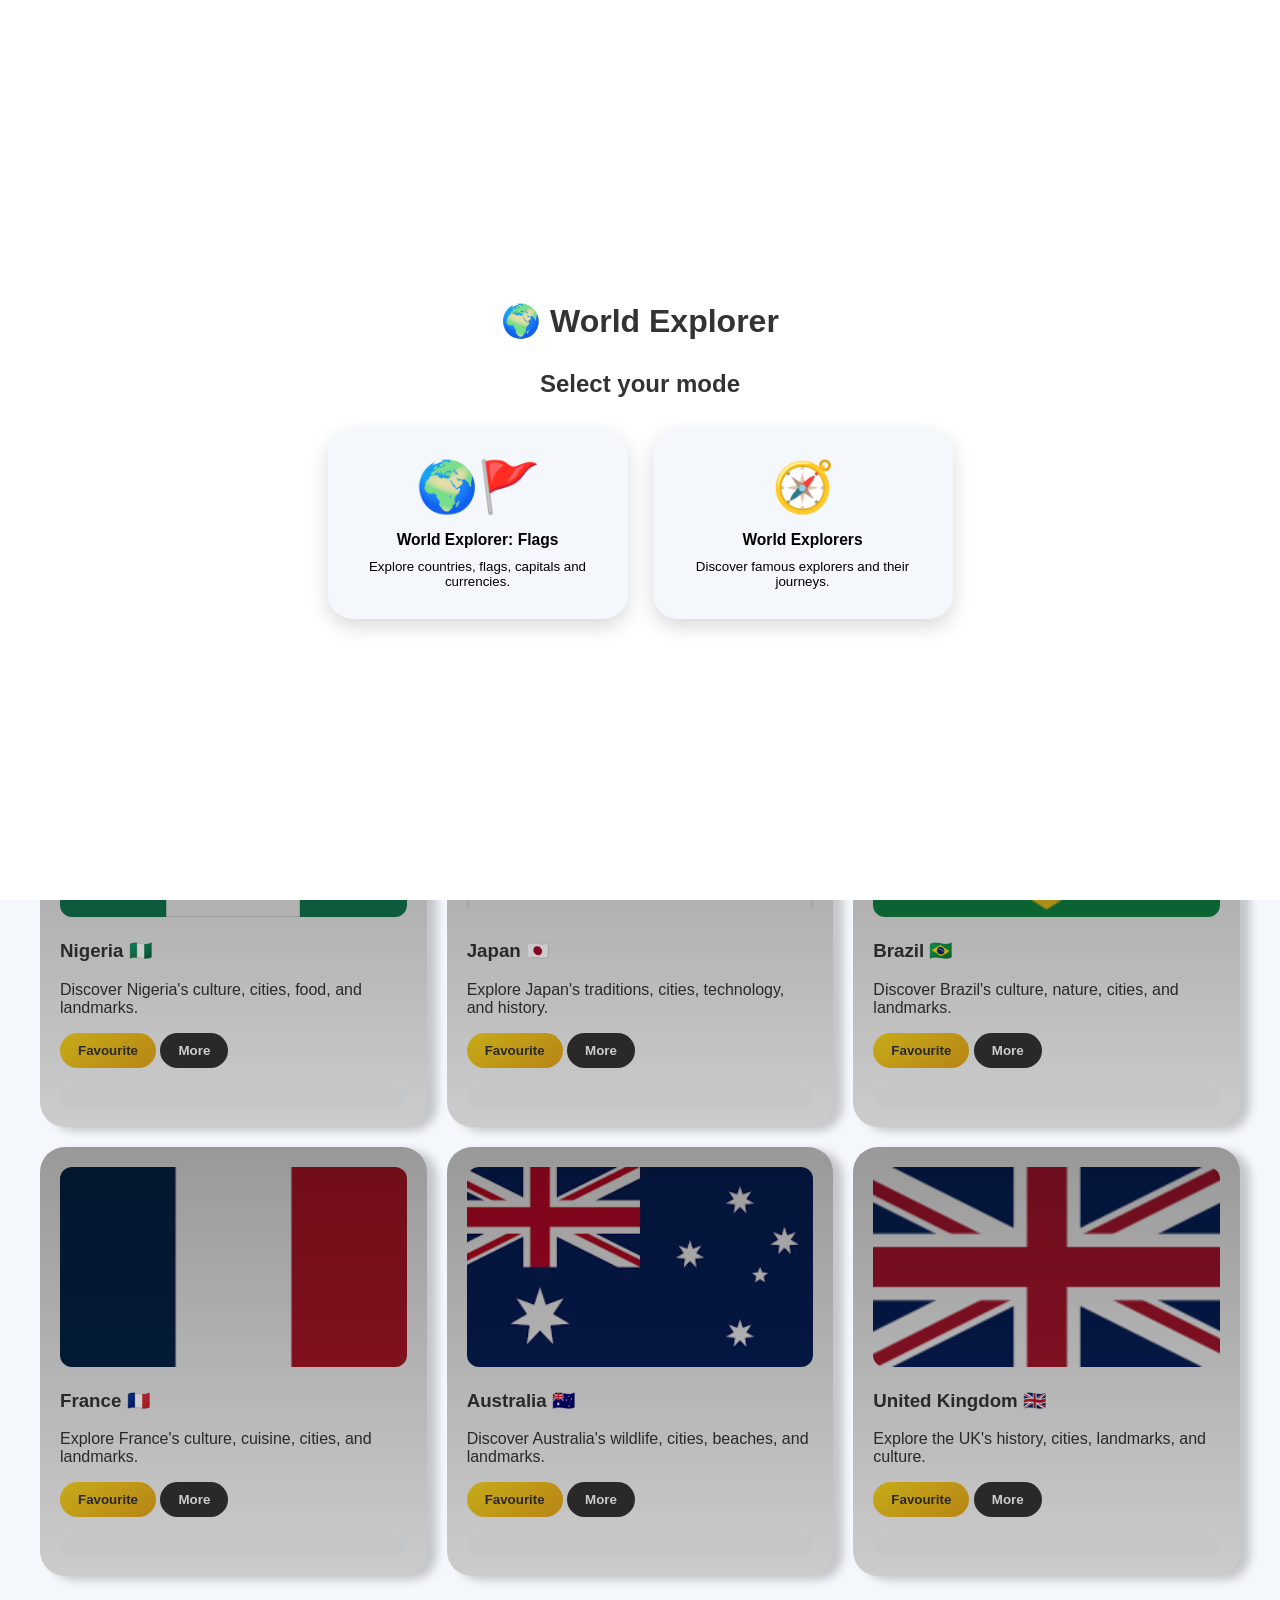
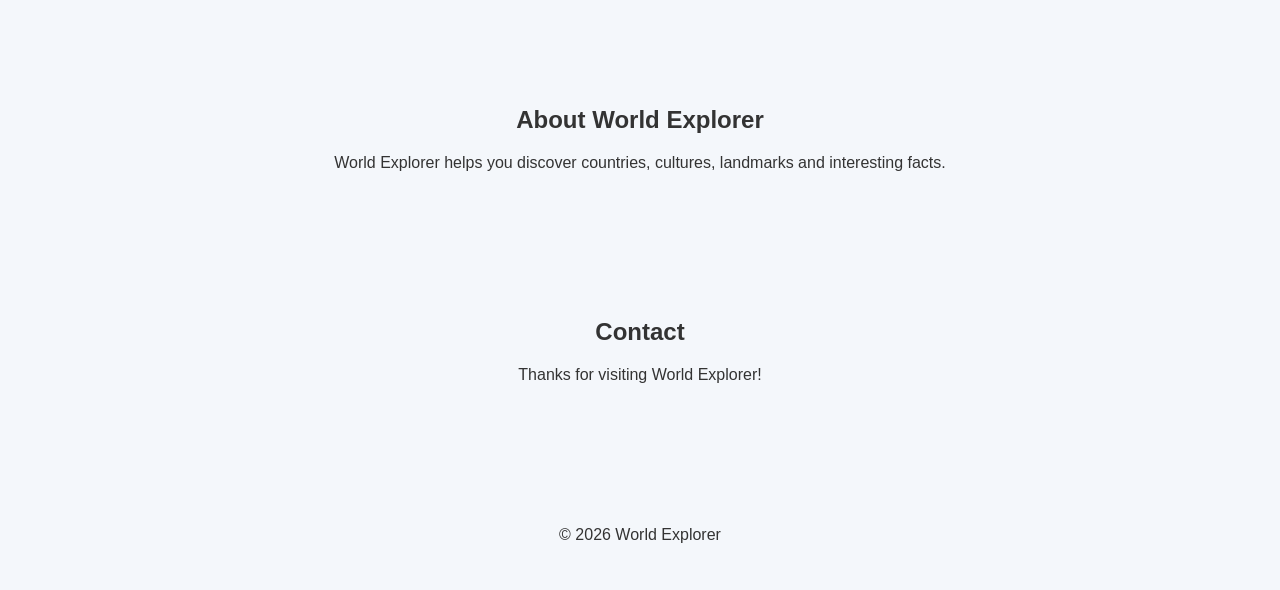
<file: index.html>
<!DOCTYPE html>
<html lang="en">

<head>
    <meta charset="UTF-8">
    <meta name="viewport" content="width=device-width, initial-scale=1.0">

    <link rel="icon" type="image/png" href="Images/World explorer favicon.png">
    <link rel="stylesheet" href="style.css">
    <script src="script.js" defer></script>

    <title>World Explorer</title>
</head>

<body>

    <div id="modeScreen">

    <h1>🌍 World Explorer</h1>

    <h2>Select your mode</h2>

    <div class="mode-options">

        <button class="mode-card" id="flagsMode">
            <span>🌍🚩</span>
            <h3>World Explorer: Flags</h3>
            <p>Explore countries, flags, capitals and currencies.</p>
        </button>

        <button class="mode-card" id="explorersMode">
            <span>🧭</span>
            <h3>World Explorers</h3>
            <p>Discover famous explorers and their journeys.</p>
        </button>

    </div>

</div>

    <nav>
        <h2>🌍 World Explorer</h2>

        <div class="nav-links">
            <a href="#">Home</a>
            <a href="#countries">Countries</a>
            <a href="#about">About</a>
            <a href="#contact">Contact</a>
        </div>
    </nav>

    <button id="themeButton">☀️ Light Mode</button>

    <header class="hero">

        <h1>Discover the World</h1>

        <p>
            Explore countries, cultures, landmarks and more.
        </p>

        <a href="#countries" class="btn">
            Explore Countries
        </a>

    </header>

    <main>

        <section class="countries" id="countries">

            <h2>Explore Countries</h2>

            <div class="search-controls">

                <input
                    type="text"
                    id="countrySearch"
                    placeholder="Search for a country..."
                >

                <button id="clearSearch">
                    Clear
                </button>

            </div>

            <p id="noResults"></p>

            <div class="country-container">

                <!-- NIGERIA -->

                <article class="country-card">

                    <img src="Images/Nigeria.png" alt="Nigeria">

                    <h3>Nigeria 🇳🇬</h3>

                    <p>
                        Discover Nigeria's culture, cities, food, and landmarks.
                    </p>

                    <button
                        onclick="favouriteCountry('Nigeria')"
                        class="favourite-btn"
                    >
                        <span class="star">⭐</span>
                        <span class="fav-text">Favourite</span>
                    </button>

                    <button
                        onclick="showNigeria()"
                        class="more-btn"
                    >
                        More
                    </button>

                    <div
                        class="country-details"
                        id="nigeriaDetails"
                    ></div>

                </article>


                <!-- JAPAN -->

                <article class="country-card">

                    <img src="Images/japan.jfif" alt="Japan">

                    <h3>Japan 🇯🇵</h3>

                    <p>
                        Explore Japan's traditions, cities, technology, and history.
                    </p>

                    <button
                        onclick="favouriteCountry('Japan')"
                        class="favourite-btn"
                    >
                        <span class="star">⭐</span>
                        <span class="fav-text">Favourite</span>
                    </button>

                    <button
                        onclick="showJapan()"
                        class="more-btn"
                    >
                        More
                    </button>

                    <div
                        class="country-details"
                        id="japanDetails"
                    ></div>

                </article>


                <!-- BRAZIL -->

                <article class="country-card">

                    <img src="Images/brazil.png" alt="Brazil">

                    <h3>Brazil 🇧🇷</h3>

                    <p>
                        Discover Brazil's culture, nature, cities, and landmarks.
                    </p>

                    <button
                        onclick="favouriteCountry('Brazil')"
                        class="favourite-btn"
                    >
                        <span class="star">⭐</span>
                        <span class="fav-text">Favourite</span>
                    </button>

                    <button
                        onclick="showBrazil()"
                        class="more-btn"
                    >
                        More
                    </button>

                    <div
                        class="country-details"
                        id="brazilDetails"
                    ></div>

                </article>


                <!-- FRANCE -->

                <article class="country-card">

                    <img src="Images/France.png" alt="France">

                    <h3>France 🇫🇷</h3>

                    <p>
                        Explore France's culture, cuisine, cities, and landmarks.
                    </p>

                    <button
                        onclick="favouriteCountry('France')"
                        class="favourite-btn"
                    >
                        <span class="star">⭐</span>
                        <span class="fav-text">Favourite</span>
                    </button>

                    <button
                        onclick="showFrance()"
                        class="more-btn"
                    >
                        More
                    </button>

                    <div
                        class="country-details"
                        id="franceDetails"
                    ></div>

                </article>


                <!-- AUSTRALIA -->

                <article class="country-card">

                    <img
                        src="Images/Austraillia.png"
                        alt="Australia"
                    >

                    <h3>Australia 🇦🇺</h3>

                    <p>
                        Discover Australia's wildlife, cities, beaches, and landmarks.
                    </p>

                    <button
                        onclick="favouriteCountry('Australia')"
                        class="favourite-btn"
                    >
                        <span class="star">⭐</span>
                        <span class="fav-text">Favourite</span>
                    </button>

                    <button
                        onclick="showAustralia()"
                        class="more-btn"
                    >
                        More
                    </button>

                    <div
                        class="country-details"
                        id="australiaDetails"
                    ></div>

                </article>


                <!-- UNITED KINGDOM -->

                <article class="country-card">

                    <img
                        src="Images/UnitedKingdom.png"
                        alt="United Kingdom"
                    >

                    <h3>United Kingdom 🇬🇧</h3>

                    <p>
                        Explore the UK's history, cities, landmarks, and culture.
                    </p>

                    <button
                        onclick="favouriteCountry('United Kingdom')"
                        class="favourite-btn"
                    >
                        <span class="star">⭐</span>
                        <span class="fav-text">Favourite</span>
                    </button>

                    <button
                        onclick="showUnitedKingdom()"
                        class="more-btn"
                    >
                        More
                    </button>

                    <div
                        class="country-details"
                        id="unitedKingdomDetails"
                    ></div>

                </article>

            </div>

        </section>

        <section id="about" class="info-section">

            <h2>About World Explorer</h2>

            <p>
                World Explorer helps you discover countries,
                cultures, landmarks and interesting facts.
            </p>

        </section>


        <section id="contact" class="info-section">

            <h2>Contact</h2>

            <p>
                Thanks for visiting World Explorer!
            </p>

        </section>

    </main>


    <footer>
        <p>© 2026 World Explorer</p>
    </footer>

</body>

</html>
</file>
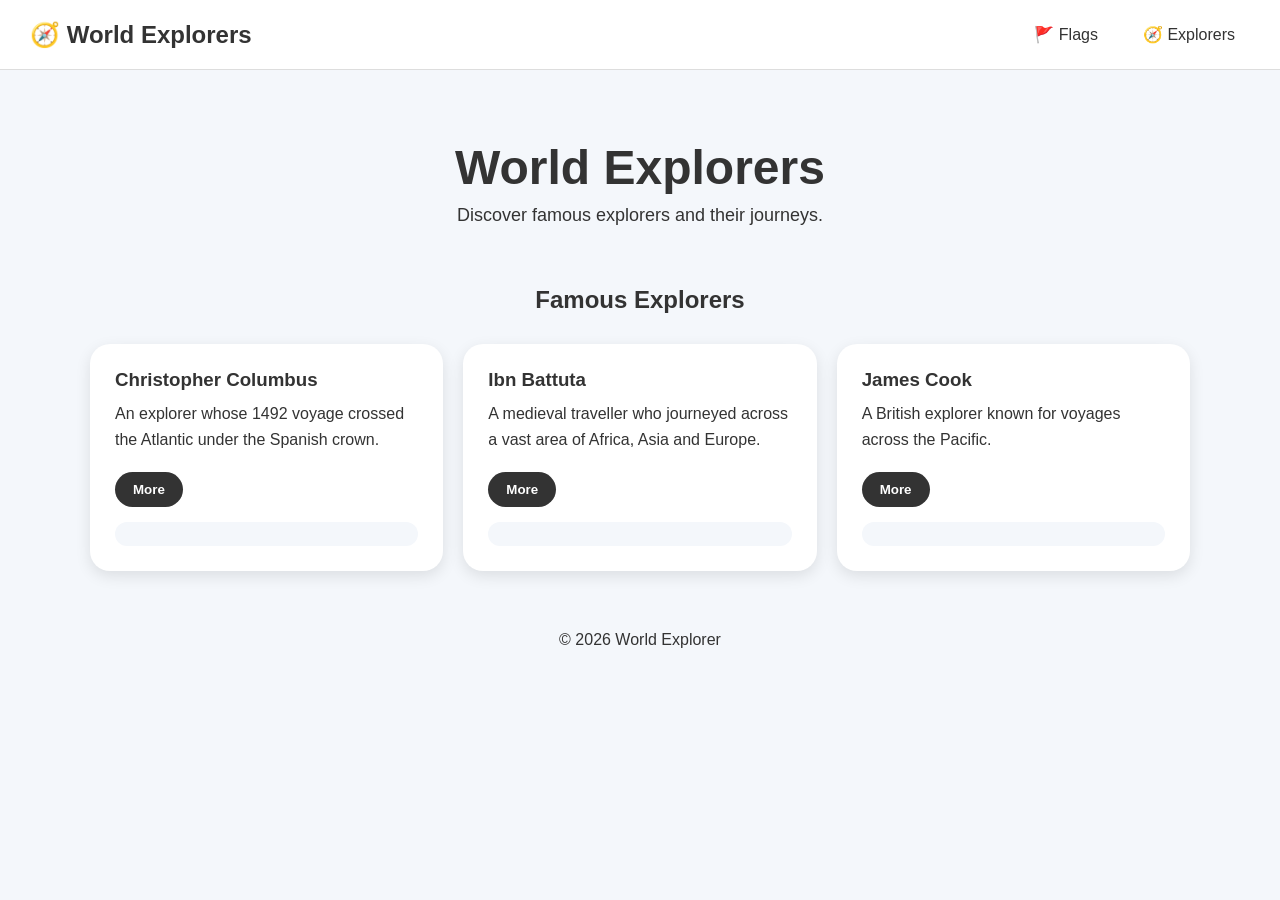
<file: explorers.html>
<!DOCTYPE html>
<html lang="en">

<head>

    <meta charset="UTF-8">

    <meta
        name="viewport"
        content="width=device-width, initial-scale=1.0"
    >

    <title>World Explorers</title>

    <link
        rel="stylesheet"
        href="explorers.css"
    >

    <script
        src="explorers.js"
        defer
    ></script>

</head>

<body>

    <nav>

        <h2>🧭 World Explorers</h2>

        <div class="nav-links">

            <a href="index.html">
                🚩 Flags
            </a>

            <a href="#">
                🧭 Explorers
            </a>

        </div>

    </nav>


    <header class="hero">

        <h1>World Explorers</h1>

        <p>
            Discover famous explorers and their journeys.
        </p>

    </header>


    <main>

        <section class="explorers">

            <h2>Famous Explorers</h2>

            <div class="explorer-container">

                <div class="explorer-card">

                    <h3>Christopher Columbus</h3>

                    <p>
                        An explorer whose 1492 voyage crossed
                        the Atlantic under the Spanish crown.
                    </p>

                    <button class="more-btn">
                        More
                    </button>

                    <div class="explorer-details"></div>

                </div>


                <div class="explorer-card">

                    <h3>Ibn Battuta</h3>

                    <p>
                        A medieval traveller who journeyed
                        across a vast area of Africa, Asia and Europe.
                    </p>

                    <button class="more-btn">
                        More
                    </button>

                    <div class="explorer-details"></div>

                </div>


                <div class="explorer-card">

                    <h3>James Cook</h3>

                    <p>
                        A British explorer known for voyages
                        across the Pacific.
                    </p>

                    <button class="more-btn">
                        More
                    </button>

                    <div class="explorer-details"></div>

                </div>

            </div>

        </section>

    </main>


    <footer>

        <p>
            © 2026 World Explorer
        </p>

    </footer>

</body>

</html>
</file>
<file: style.css>
:root {
    --text: #333;
    --white: #fff;
    --radius: 25px;
}

html {
    scroll-behavior: smooth;
}

* {
    box-sizing: border-box;
}

body {
    margin: 0;
    font-family: Arial, sans-serif;
    background: #f4f7fb;
    color: var(--text);
    transition: background 0.2s, color 0.2s;
}


/* ====================
   NAVIGATION
   ==================== */

nav {
    display: flex;
    align-items: center;
    gap: 20px;
    position: sticky;
    top: 0;
    z-index: 10;

    padding: 10px 20px;

    background: white;
    border-bottom: 1px solid #ddd;
}

nav h2 {
    margin: 0;
    flex: 1;
}

.nav-links {
    display: flex;
    gap: 10px;
    align-items: center;
}

.nav-links a {
    display: block;
    padding: 10px 18px;

    border-radius: 999px;

    text-decoration: none;
    color: #333;
    background: white;

    transition: 0.2s;
}

.nav-links a:hover {
    transform: translateY(-2px);
    box-shadow: 0 4px 10px rgba(0, 0, 0, 0.15);
}


/* ====================
   HERO
   ==================== */

.hero {
    text-align: center;
    padding: 80px 20px;
}

.hero h1 {
    font-size: 3.5rem;
    margin-bottom: 15px;
}

.hero p {
    font-size: 18px;
    margin-bottom: 25px;
}

.btn {
    display: inline-block;

    padding: 12px 24px;

    border-radius: 999px;

    text-decoration: none;
    color: white;

    background: linear-gradient(
        145deg,
        #ff3b3b,
        #c90000
    );

    font-weight: bold;

    transition: 0.2s;
}

.btn:hover {
    transform: translateY(-2px);

    box-shadow:
        0 5px 12px rgba(0, 0, 0, 0.2);
}


/* ====================
   COUNTRIES
   ==================== */

.countries {
    padding: 30px 20px;
}

.countries > h2 {
    text-align: center;
    margin-bottom: 25px;
}


/* ====================
   SEARCH
   ==================== */

.search-controls {
    display: flex;
    justify-content: center;
    align-items: center;
    gap: 10px;

    margin-bottom: 10px;
}

#countrySearch {
    width: 300px;

    padding: 12px 18px;

    border: none;
    border-radius: 999px;

    outline: none;

    font-size: 16px;

    background: white;

    box-shadow:
        0 3px 10px rgba(0, 0, 0, 0.1);

    transition: 0.2s;
}

#countrySearch:focus {
    box-shadow:
        0 4px 14px rgba(0, 0, 0, 0.18);
}

#clearSearch {
    padding: 11px 18px;

    border: none;
    border-radius: 999px;

    background: #333;
    color: white;

    font-weight: bold;
    cursor: pointer;

    transition: 0.2s;
}

#clearSearch:hover {
    transform: translateY(-2px);

    box-shadow:
        0 4px 10px rgba(0, 0, 0, 0.15);
}

#clearSearch:active {
    transform: translateY(1px);
}

#noResults {
    text-align: center;
    min-height: 24px;
    font-weight: bold;
}


/* ====================
   COUNTRY GRID
   ==================== */

.country-container {
    display: grid;
    grid-template-columns: repeat(3, 1fr);

    gap: 20px;

    max-width: 1200px;
    margin: 0 auto;
}


/* ====================
   COUNTRY CARDS
   ==================== */

.country-card {
    position: relative;

    background: var(--white);

    padding: 20px;

    border-radius: var(--radius);

    box-shadow:
        10px 4px 10px rgba(0, 0, 0, 0.2);

    transition: 0.3s;

    filter:
        brightness(80%)
        grayscale(15%);

    overflow: hidden;
}

.country-card:hover {
    transform:
        translateY(-5px)
        scale(1.03);

    filter:
        brightness(100%)
        grayscale(0%);
}

.country-card::after {
    content: "";

    position: absolute;

    top: 0;
    left: 0;

    width: 100%;
    height: 100%;

    background:
        linear-gradient(
            to bottom,
            rgba(0, 0, 0, 0.25),
            transparent
        );

    pointer-events: none;
}

.country-card img {
    width: 100%;
    height: 200px;

    object-fit: cover;

    border-radius: 12px;
}

.country-card h3,
.country-card p,
.country-card button,
.country-details {
    position: relative;
    z-index: 2;
}


/* ====================
   BUTTONS
   ==================== */

.favourite-btn,
.more-btn {
    padding: 10px 18px;

    border: none;
    border-radius: 999px;

    cursor: pointer;

    font-weight: bold;

    transition: 0.2s;
}

.favourite-btn {
    position: relative;
    overflow: hidden;

    background:
        linear-gradient(
            145deg,
            #ffd700,
            #f0a500
        );

    color: #333;
}

.more-btn {
    background: #333;
    color: white;
}

.favourite-btn:hover,
.more-btn:hover {
    transform: translateY(-2px);

    box-shadow:
        0 4px 10px rgba(0, 0, 0, 0.15);
}

.favourite-btn:active,
.more-btn:active {
    transform: translateY(1px);
}

.star {
    position: absolute;

    left: -30px;
    top: 50%;

    transform: translateY(-50%);
}

.favourite-btn.animate-star .star {
    animation: starMove 1.5s linear;
}

@keyframes starMove {

    from {
        left: -30px;
    }

    to {
        left: 100%;
    }

}


/* ====================
   COUNTRY DETAILS
   ==================== */

.country-details {
    margin-top: 15px;

    padding: 12px;

    border-radius: 12px;

    background: #f4f7fb;
}


/* ====================
   INFO SECTIONS
   ==================== */

.info-section {
    max-width: 1000px;
    margin: 50px auto;
    padding: 30px 20px;

    text-align: center;
}


/* ====================
   FOOTER
   ==================== */

footer {
    text-align: center;
    padding: 30px;
}


/* ====================
   MOBILE
   ==================== */

@media (max-width: 800px) {

    .country-container {
        grid-template-columns: repeat(2, 1fr);
    }

    nav {
        flex-direction: column;
    }

}

@media (max-width: 600px) {

    .country-container {
        grid-template-columns: 1fr;
    }

    .search-controls {
        flex-direction: column;
    }

    #countrySearch {
        width: 100%;
        max-width: 350px;
    }

    .hero h1 {
        font-size: 2.5rem;
    }

}

#themeButton {
    padding: 10px 15px;
    margin: 15px;
    cursor: pointer;
}

.dark-mode {
    background-color: #111;
    color: white;
}

.dark-mode h2 {
    color: black;
}

.space-mode {
    background:
        radial-gradient(circle at 20% 30%, #25105c, transparent 30%),
        radial-gradient(circle at 80% 70%, #0b3d91, transparent 25%),
        #050014;

        color: white;
}

.space-mode h2 {
    color: black;
}

.ocean-mode {
    background: #006994;
    color: white;
}

.ocean-mode h2 {
    color: black;
}

.space-mode::before {
    content: "";

    position: fixed;

    inset: 0;

    background-image:
        radial-gradient(
            circle,
            white 1px,
            transparent 1px
        );

    background-size: 50px 50px;

    pointer-events: none;

    z-index: -1;

    animation: twinkle 2s ease-in-out infinite;
}

@keyframes twinkle {

    0% {
        opacity: 0.4;
    }

    50% {
        opacity: 1;
    }

    100% {
        opacity: 0.4;
    }

}

.space-mode .country-card {
    overflow: visible;
}

.space-mode .country-card::before {
    content: "🛸";

    position: absolute;

    left: 50%;
    top: -45px;

    transform: translateX(-50%);

    font-size: 35px;

    opacity: 0;

    pointer-events: none;
}

.space-mode .country-card.abducting::before {
    animation: ufoAppear 2s ease-in-out;
}

.space-mode .country-card.abducting {
    animation: abductCard 2s ease-in-out;
}

@keyframes ufoAppear {

    0% {
        opacity: 0;
        transform: translateX(-50%) translateY(30px);
    }

    30% {
        opacity: 1;
        transform: translateX(-50%) translateY(0);
    }

    70% {
        opacity: 1;
        transform: translateX(-50%) translateY(0);
    }

    100% {
        opacity: 0;
        transform: translateX(-50%) translateY(-30px);
    }

}

@keyframes abductCard {

    0% {
        transform: translateY(0) scale(1);
    }

    30% {
        transform: translateY(-10px) scale(1.02);
    }

    70% {
        transform: translateY(-60px) scale(0.9);
        opacity: 0.7;
    }

    100% {
        transform: translateY(0) scale(1);
        opacity: 1;
    }

}

#modeScreen {
    position: fixed;

    inset: 0;

    z-index: 1000;

    display: flex;
    flex-direction: column;
    justify-content: center;
    align-items: center;

    background: white;

    text-align: center;
    padding: 30px;
}

#modeScreen h1 {
    margin-bottom: 10px;
}

#modeScreen h2 {
    margin-bottom: 30px;
}

.mode-options {
    display: flex;
    gap: 25px;
    max-width: 800px;
}

.mode-card {
    width: 300px;
    padding: 30px;

    border: none;
    border-radius: 25px;

    background: #f4f7fb;

    box-shadow:
        0 8px 20px rgba(0, 0, 0, 0.15);

    cursor: pointer;

    transition: 0.2s;
}

.mode-card span {
    font-size: 50px;
}

.mode-card h3 {
    margin: 15px 0 10px;
}

.mode-card p {
    margin: 0;
}

.mode-card:hover {
    transform: translateY(-6px);
}
</file>
<file: explorers.css>
* {
    margin: 0;
    padding: 0;
    box-sizing: border-box;
    font-family: Arial, sans-serif;
}

body {
    background: #f4f7fb;
    color: #333;
}


/* ====================
   NAVBAR
   ==================== */

nav {
    display: flex;
    align-items: center;

    padding: 15px 30px;

    background: white;

    border-bottom: 1px solid #ddd;
}

nav h2 {
    flex: 1;
}

.nav-links {
    display: flex;
    gap: 15px;
}

.nav-links a {
    text-decoration: none;
    color: #333;

    padding: 10px 15px;

    border-radius: 999px;

    transition: 0.2s;
}

.nav-links a:hover {
    background: #eee;
}


/* ====================
   HERO
   ==================== */

.hero {
    text-align: center;

    padding: 70px 20px 40px;
}

.hero h1 {
    font-size: 3rem;
    margin-bottom: 10px;
}

.hero p {
    font-size: 18px;
}


/* ====================
   EXPLORERS
   ==================== */

.explorers {
    padding: 20px;
}

.explorers > h2 {
    text-align: center;

    margin-bottom: 30px;
}

.explorer-container {
    display: grid;

    grid-template-columns:
        repeat(3, 1fr);

    gap: 20px;

    max-width: 1100px;

    margin: 0 auto;
}


/* ====================
   EXPLORER CARDS
   ==================== */

.explorer-card {
    padding: 25px;

    background: white;

    border-radius: 20px;

    box-shadow:
        0 5px 15px
        rgba(0, 0, 0, 0.1);

    transition: 0.3s;
}

.explorer-card:hover {
    transform: translateY(-5px);

    box-shadow:
        0 8px 20px
        rgba(0, 0, 0, 0.15);
}

.explorer-card h3 {
    margin-bottom: 10px;
}

.explorer-card p {
    line-height: 1.6;

    margin-bottom: 20px;
}


/* ====================
   MORE BUTTON
   ==================== */

.more-btn {
    padding: 10px 18px;

    border: none;

    border-radius: 999px;

    background: #333;

    color: white;

    font-weight: bold;

    cursor: pointer;

    transition: 0.2s;
}

.more-btn:hover {
    transform: translateY(-2px);
}

.more-btn:active {
    transform: translateY(1px);
}


/* ====================
   DETAILS
   ==================== */

.explorer-details {
    margin-top: 15px;

    padding: 12px;

    border-radius: 12px;

    background: #f4f7fb;
}


/* ====================
   FOOTER
   ==================== */

footer {
    text-align: center;

    padding: 40px 20px;
}


/* ====================
   MOBILE
   ==================== */

@media (max-width: 800px) {

    .explorer-container {
        grid-template-columns:
            repeat(2, 1fr);
    }

    nav {
        flex-direction: column;
        gap: 15px;
    }

}

@media (max-width: 500px) {

    .explorer-container {
        grid-template-columns: 1fr;
    }

    .hero h1 {
        font-size: 2.3rem;
    }

}
</file>
